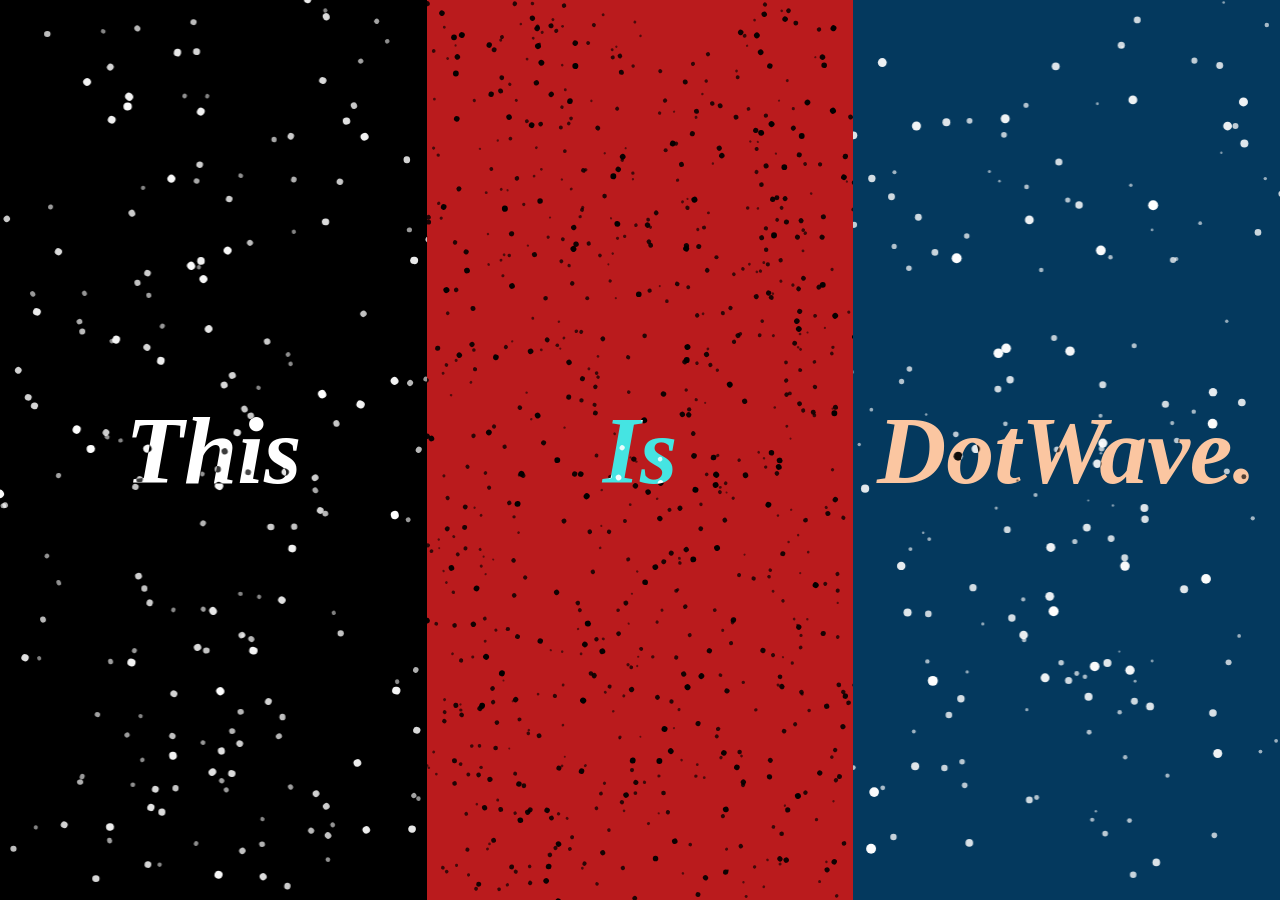
<file: index.html>
<!DOCTYPE html>
<html lang="en">
<head>
    <meta charset="UTF-8">
    <meta name="viewport" content="width=device-width, initial-scale=1.0">
    <title>This Is DotWave.</title>
    <link rel="stylesheet" href="/style.css">
    <script defer src="/src/dotwave.min.js"></script>
    <script defer src="/script.js"></script>
</head>
<body>
    <div class="container">
        <div class="card" id="card1">
            <p>This</p>
        </div>
        <div class="card" id="card2">
            <p>Is</p>
        </div>
        <div class="card" id="card3">
            <p>DotWave.</p>
        </div>
    </div>
</body>
</html>
</file>
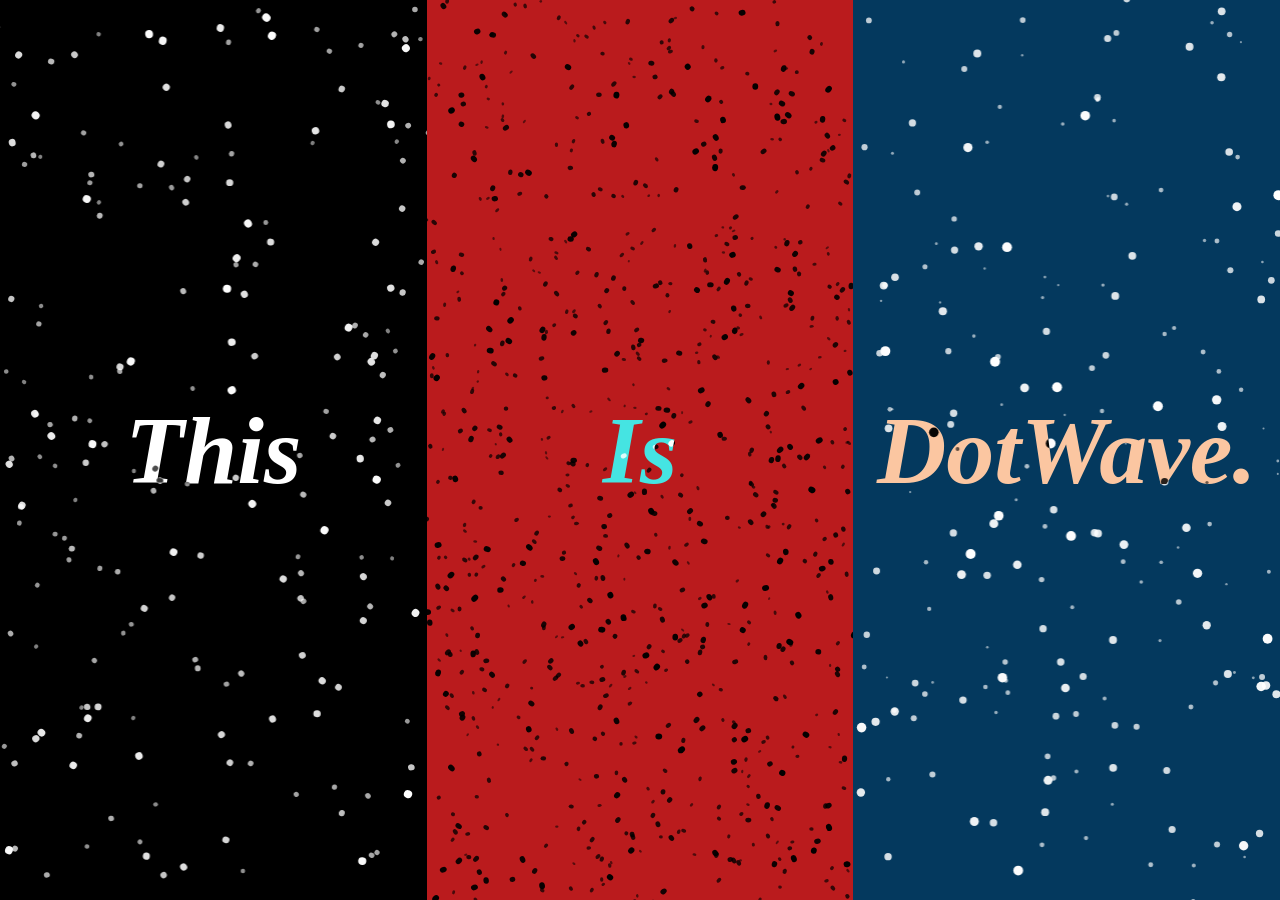
<file: website/index.html>
<!DOCTYPE html>
<html lang="en">
<head>
    <meta charset="UTF-8">
    <meta name="viewport" content="width=device-width, initial-scale=1.0">
    <title>This Is DotWave.</title>
    <link rel="stylesheet" href="style.css">
    <script defer src="../dotwave.js"></script>
    <script defer src="main.js"></script>
</head>
<body>
    <div class="container">
        <div class="card" id="card1">
            <p>This</p>
        </div>
        <div class="card" id="card2">
            <p>Is</p>
        </div>
        <div class="card" id="card3">
            <p>DotWave.</p>
        </div>
    </div>
</body>
</html>
</file>
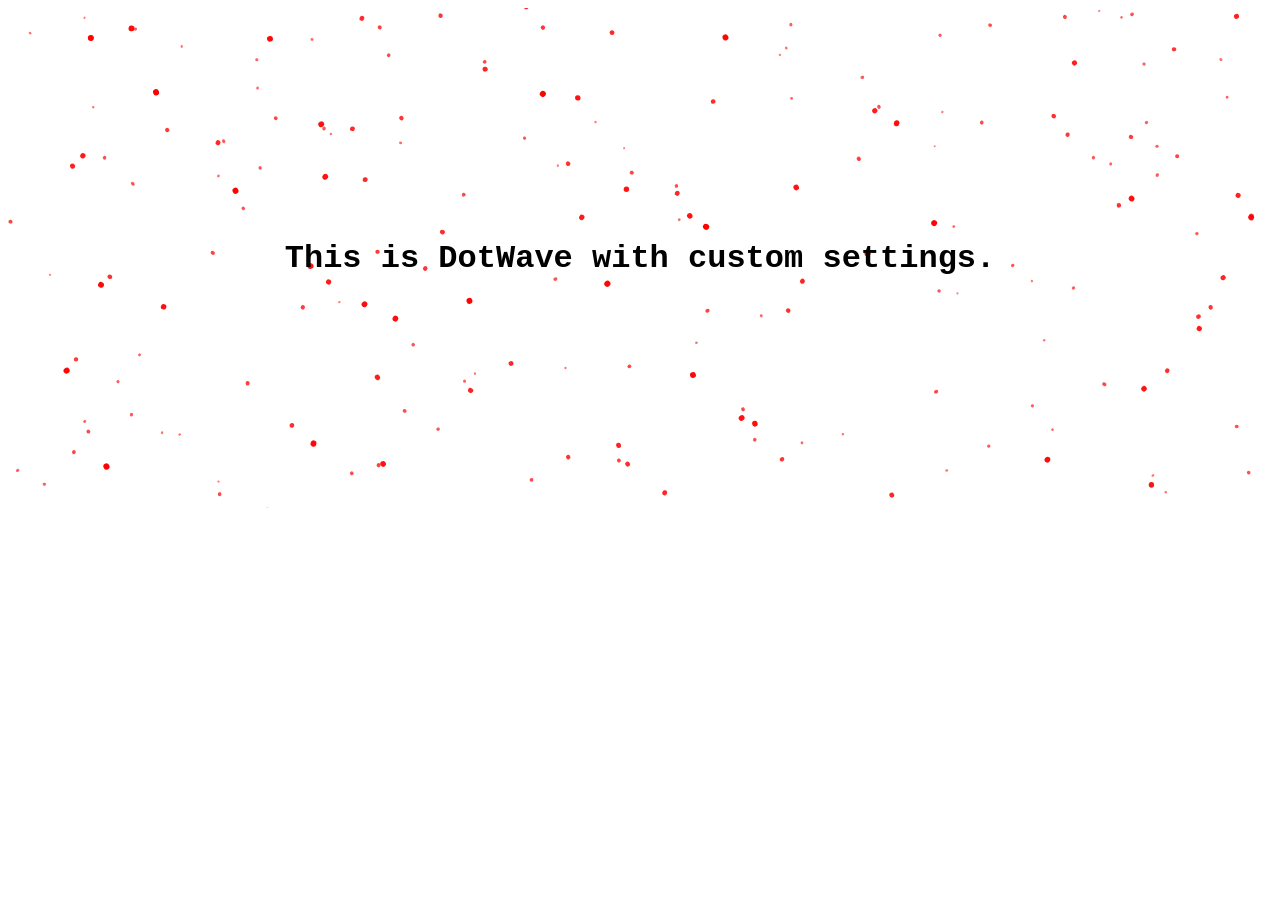
<file: examples/dotwave-element.html>
<!DOCTYPE html>
<html lang="en"> 
<head>
  <meta charset="UTF-8"> 
  <title>DotWave Basic Example</title> 

  <script src="/src/dotwave.js"></script>
  <script src="/src/dotwave-element.js"></script> <!-- extension library -->
  
  <style>
    /* Styling in CSS */
    dot-wave {
        display: flex;
        align-items: center;
        justify-content: center;
    }
  </style>
</head>

<body>
  <!-- DotWave with custom attributes configuration -->
  <dot-wave 
    num-dots="200" 
    dot-color="#FF0000" 
    background-color="#FFFFFF"
    influence-radius="150"
    dot-stretch="true"
    dot-stretch-mult="5"
    style="height: 500px;">
    
    <!-- Content inside DotWave -->
    <h1 style="color: rgb(0, 0, 0); font-family: 'Courier New', Courier, monospace;">This is DotWave with custom settings.</h1>
</dot-wave>
</body>
</html>
</file>
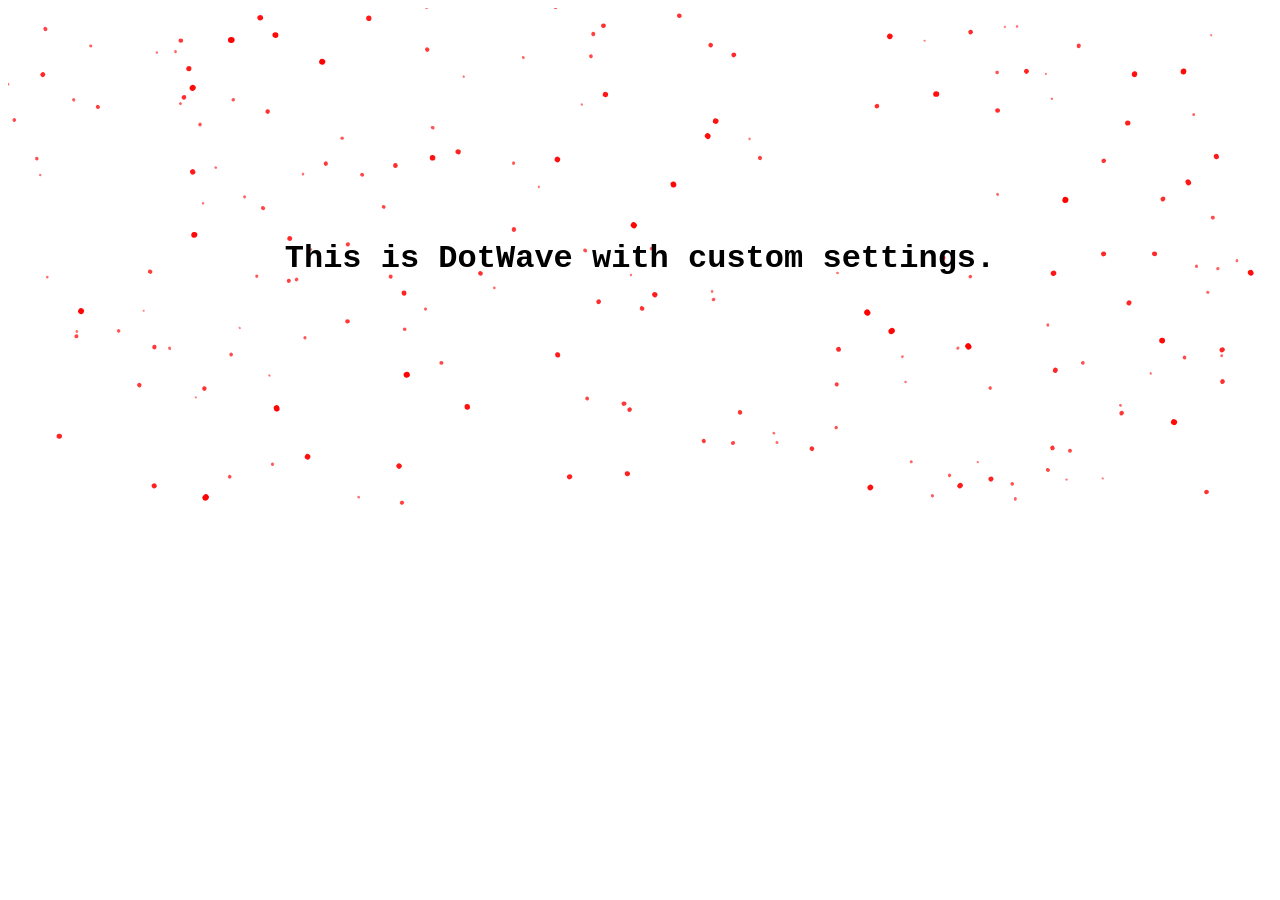
<file: examples/dotwave-javascript.html>
<!DOCTYPE html> 
<html lang="en"> 
<head> 
    <meta charset="UTF-8"> 
    <title>DotWave Basic Example</title> 

    <style>
        #dotwave-container {
            display: flex;
            align-items: center;
            justify-content: center;
            height: 500px;
        } 
    </style>
</head> 

<body> 
    <!-- div element, that will be referenced in the JavaScript code -->
    <div id="dotwave-container">
        <!-- Content inside DotWave -->
        <h1 style="color: rgb(0, 0, 0); font-family: 'Courier New', Courier, monospace;">This is DotWave with custom settings.</h1>
    </div>

    <script src="/src/dotwave.js"></script>
    <script>
        // Creating a new DotWave instance with custom configuration
        const dotwave = new DotWave({
            container: '#dotwave-container', 
            numDots: 200,
            dotColor: '#FF0000',
            backgroundColor: '#FFFFFF',
            influenceRadius: 150,
            dotStretch: true,
            dotStretchMult: 5,
        });
    </script>
</body> 
</html>
</file>
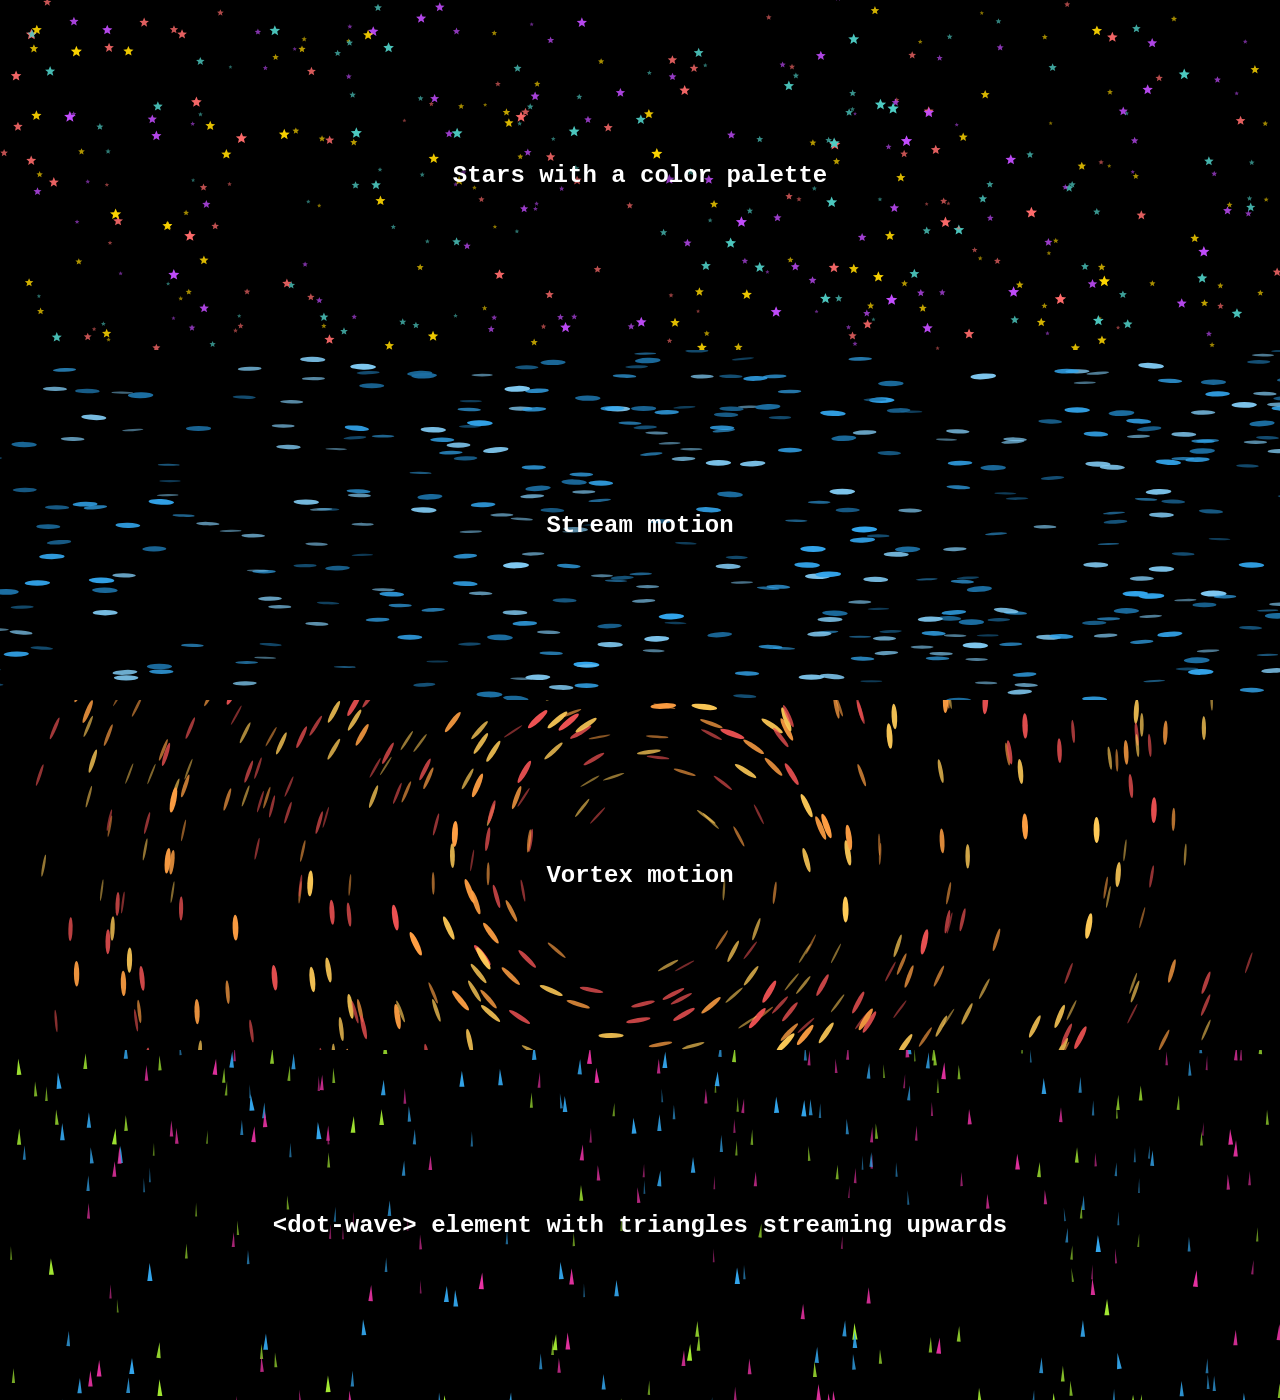
<file: examples/dotwave-new-features.html>
<!DOCTYPE html>
<html lang="en">
<head>
    <meta charset="UTF-8">
    <title>DotWave Shapes, Motion & Color Palettes Example</title>

    <style>
        body {
            margin: 0;
            font-family: 'Courier New', Courier, monospace;
        }

        .demo {
            display: flex;
            align-items: center;
            justify-content: center;
            height: 350px;
        }

        .demo h2 {
            color: white;
            text-shadow: 0 0 8px black;
        }
    </style>
</head>

<body>
    <!-- Star-shaped dots with a color palette -->
    <div id="demo-stars" class="demo">
        <h2>Stars with a color palette</h2>
    </div>

    <!-- Stream motion: dots flow to the right on their own -->
    <div id="demo-stream" class="demo">
        <h2>Stream motion</h2>
    </div>

    <!-- Vortex motion: dots swirl around the center -->
    <div id="demo-vortex" class="demo">
        <h2>Vortex motion</h2>
    </div>

    <!-- DotWave element with the new attributes -->
    <dot-wave
        class="demo"
        dot-shape="triangle"
        dot-colors="#33a6ed, #ed33a6, #a6ed33"
        motion="stream"
        motion-angle="270"
        motion-strength="0.08">
        <h2>&lt;dot-wave&gt; element with triangles streaming upwards</h2>
    </dot-wave>

    <script src="/src/dotwave.js"></script>
    <script src="/src/dotwave-element.js"></script>
    <script>
        // Star-shaped dots, each picking a random color from the palette
        new DotWave({
            container: '#demo-stars',
            dotShape: 'star',
            dotColors: ['#ffd700', '#ff6b6b', '#4ecdc4', '#c44dff'],
            dotMinSize: 2,
            dotMaxSize: 6,
            dotStretch: false,
        });

        // Stream: a constant flow to the right (0 degrees)
        new DotWave({
            container: '#demo-stream',
            motion: 'stream',
            motionAngle: 0,
            motionStrength: 0.1,
            dotColors: ['#33a6ed', '#1c6fa3', '#7fc8f0'],
        });

        // Vortex: dots swirl around the center of the container
        new DotWave({
            container: '#demo-vortex',
            motion: 'vortex',
            motionStrength: 0.15,
            motionCenterX: 0.5,
            motionCenterY: 0.5,
            dotColors: ['#ff9f43', '#ee5253', '#feca57'],
        });
    </script>
</body>
</html>
</file>
<file: style.css>
body{
    margin: 0;
    padding: 0;
    font-family: serif;
    background-color: #000000;
    color: #ffffff;
    user-select: none;
}
.container {
    width: 100%;
    height: 100vh;
    display: flex;
}
.card{
    flex: 1;
    height: 100vh;
    display: flex;
    justify-content: center;
    align-items: center;
    text-align: center;
    box-sizing: border-box;
}
p{
    font-size: 6rem;
    z-index: 2;
    mix-blend-mode: difference;
    font-weight: 700;
    font-style: italic;
}
</file>
<file: website/style.css>
body{
    margin: 0;
    padding: 0;
    font-family: serif;
    background-color: #000000;
    color: #ffffff;
    user-select: none;
}
.container {
    width: 100%;
    height: 100vh;
    display: flex;
}
.card{
    flex: 1;
    height: 100vh;
    display: flex;
    justify-content: center;
    align-items: center;
    text-align: center;
    box-sizing: border-box;
}
p{
    font-size: 6rem;
    z-index: 2;
    mix-blend-mode: difference;
    font-weight: 700;
    font-style: italic;
}
</file>
